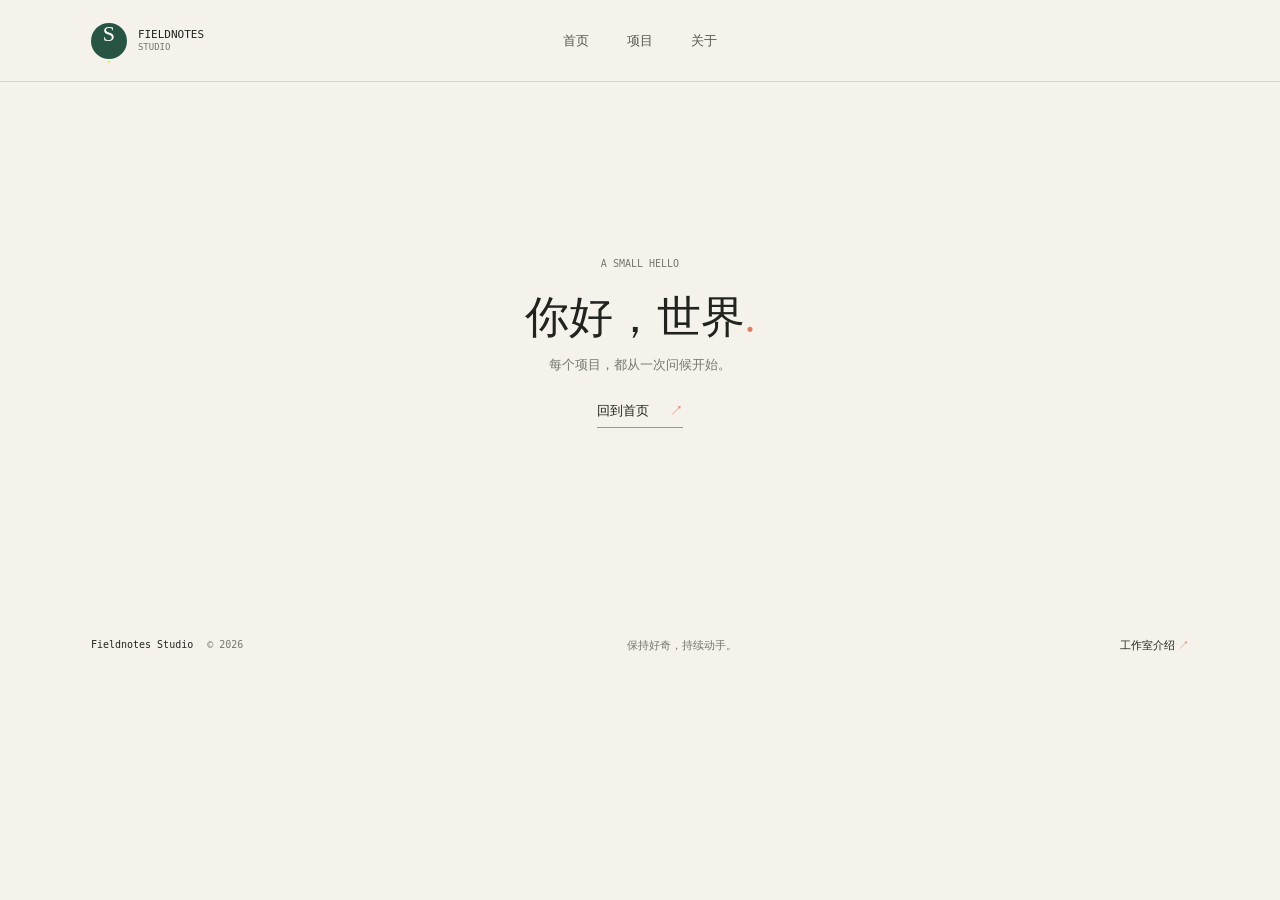
<file: hello/index.html>
<!doctype html>
<html lang="zh-CN">
<head>
  <meta charset="utf-8">
  <meta name="viewport" content="width=device-width, initial-scale=1">
  <meta name="theme-color" content="#f4f2eb">
  <meta name="description" content="记录 Python、Web 与创作过程中的练习和发现。">
  <title>问候 — Fieldnotes Studio</title>
  
  <link rel="stylesheet" href="../static/style.css">
</head>
<body>
  <div class="site-shell">
    <header class="site-header">
      <a class="brand" href="../index.html" aria-label="Fieldnotes Studio 首页">
        <span class="brand-mark">S<span>.</span></span>
        <span class="brand-name">FIELDNOTES <small>STUDIO</small></span>
      </a>
      <nav class="main-nav" aria-label="主导航">
        <a href="../index.html" >首页</a>
        <a href="../projects/index.html" >项目</a>
        <a href="../about.html" >关于</a>
      </nav>
      <div class="header-account">
        
      </div>
    </header>

    <main id="main-content">
      
        
      
      
<section class="profile-page">
  <p class="eyebrow">A SMALL HELLO</p>
  <h1>你好，世界<span class="heading-period">.</span></h1>
  <p>每个项目，都从一次问候开始。</p>
  <a class="line-link" href="../index.html">回到首页 <span aria-hidden="true">↗</span></a>
</section>

    </main>

    <footer class="site-footer">
      <a class="footer-brand" href="../index.html">Fieldnotes Studio <span>© 2026</span></a>
      <p>保持好奇，持续动手。</p>
      <a href="../about.html">工作室介绍 <span aria-hidden="true">↗</span></a>
    </footer>
  </div>
</body>
</html>
</file>
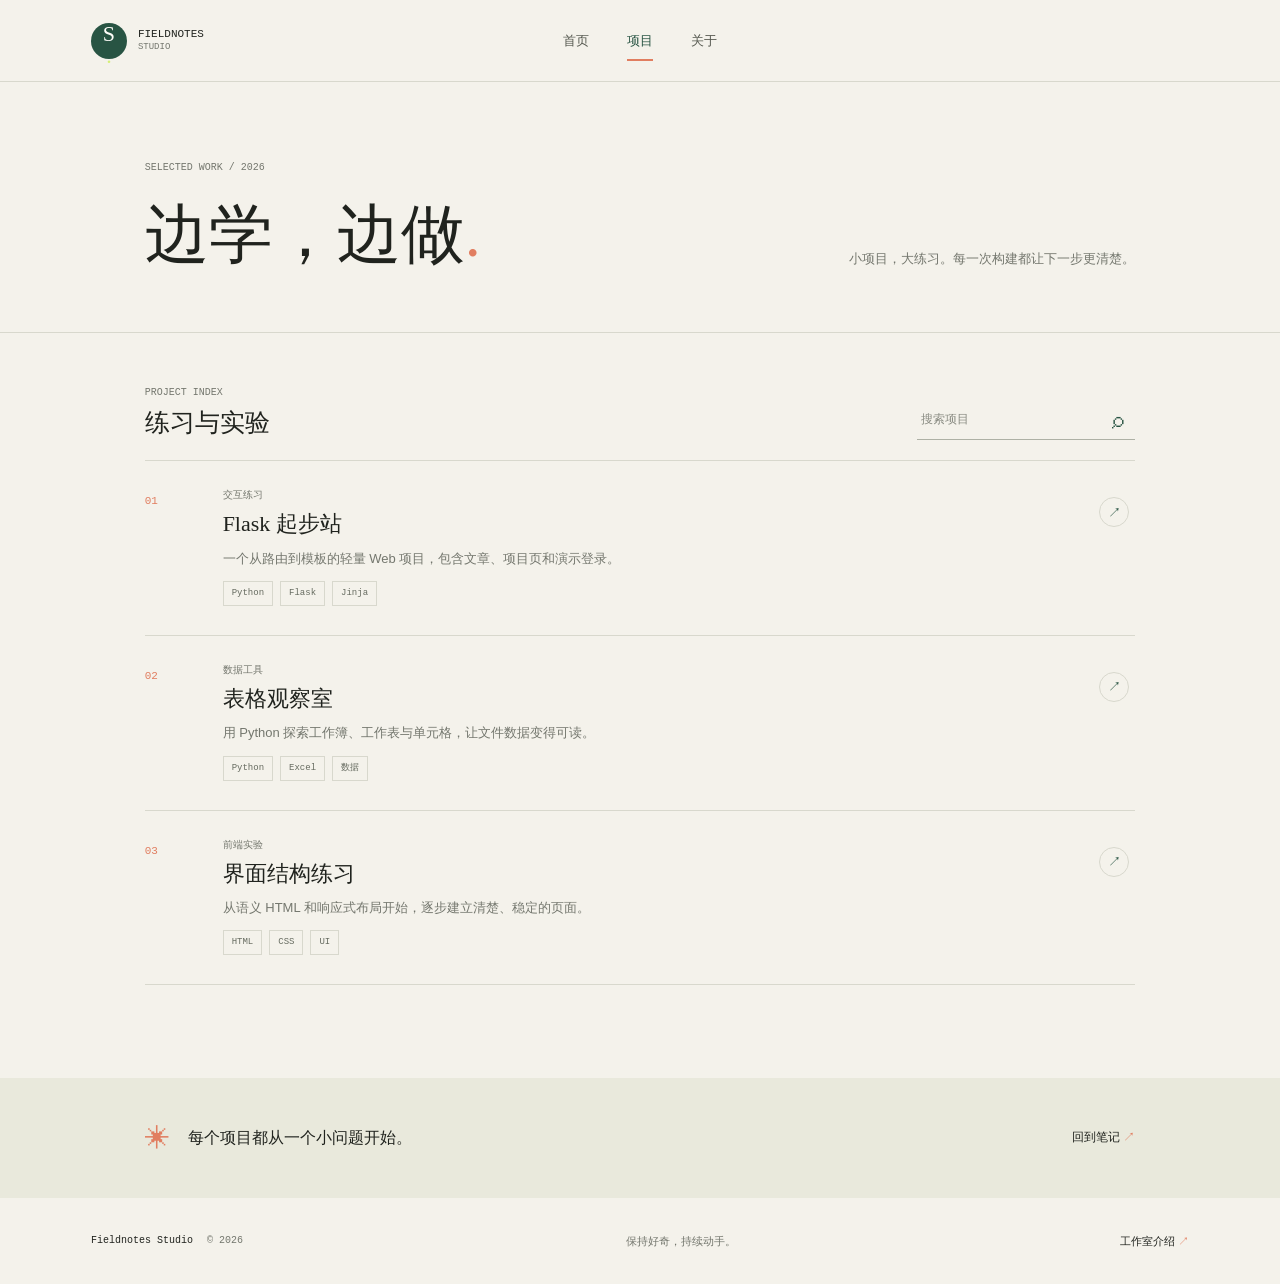
<file: projects/index.html>
<!doctype html>
<html lang="zh-CN">
<head>
  <meta charset="utf-8">
  <meta name="viewport" content="width=device-width, initial-scale=1">
  <meta name="theme-color" content="#f4f2eb">
  <meta name="description" content="记录 Python、Web 与创作过程中的练习和发现。">
  <title>项目 — Fieldnotes Studio</title>
  
  <link rel="stylesheet" href="../static/style.css">
</head>
<body>
  <div class="site-shell">
    <header class="site-header">
      <a class="brand" href="../index.html" aria-label="Fieldnotes Studio 首页">
        <span class="brand-mark">S<span>.</span></span>
        <span class="brand-name">FIELDNOTES <small>STUDIO</small></span>
      </a>
      <nav class="main-nav" aria-label="主导航">
        <a href="../index.html" >首页</a>
        <a href="index.html" aria-current="page">项目</a>
        <a href="../about.html" >关于</a>
      </nav>
      <div class="header-account">
        
      </div>
    </header>

    <main id="main-content">
      
        
      
      
<section class="page-intro">
  <p class="eyebrow">SELECTED WORK / 2026</p>
  <div class="page-title-row"><h1>边学，边做<span class="heading-period">.</span></h1><p>小项目，大练习。每一次构建都让下一步更清楚。</p></div>
</section>
<section class="content-section projects-section">
  <div class="section-heading compact-heading">
    <div><p class="eyebrow">PROJECT INDEX</p><h2>练习与实验</h2></div>
    <form class="search-form" action="index.html" method="get" role="search">
      <label class="visually-hidden" for="project-search">搜索项目</label>
      <input id="project-search" type="search" name="q" value="" placeholder="搜索项目">
      <button type="submit" aria-label="搜索">⌕</button>
    </form>
  </div>
  
    <div class="project-list">
      
        <article class="project-row">
          <span class="project-number">01</span>
          <div class="project-details">
            <p class="eyebrow">交互练习</p>
            <h2><a href="../post/1/index.html">Flask 起步站</a></h2>
            <p>一个从路由到模板的轻量 Web 项目，包含文章、项目页和演示登录。</p>
            <div class="tag-list"><span>Python</span><span>Flask</span><span>Jinja</span></div>
          </div>
          <a class="project-open" href="../post/1/index.html" aria-label="打开Flask 起步站">↗</a>
        </article>
      
        <article class="project-row">
          <span class="project-number">02</span>
          <div class="project-details">
            <p class="eyebrow">数据工具</p>
            <h2><a href="../post/2/index.html">表格观察室</a></h2>
            <p>用 Python 探索工作簿、工作表与单元格，让文件数据变得可读。</p>
            <div class="tag-list"><span>Python</span><span>Excel</span><span>数据</span></div>
          </div>
          <a class="project-open" href="../post/2/index.html" aria-label="打开表格观察室">↗</a>
        </article>
      
        <article class="project-row">
          <span class="project-number">03</span>
          <div class="project-details">
            <p class="eyebrow">前端实验</p>
            <h2><a href="../post/3/index.html">界面结构练习</a></h2>
            <p>从语义 HTML 和响应式布局开始，逐步建立清楚、稳定的页面。</p>
            <div class="tag-list"><span>HTML</span><span>CSS</span><span>UI</span></div>
          </div>
          <a class="project-open" href="../post/3/index.html" aria-label="打开界面结构练习">↗</a>
        </article>
      
    </div>
  
</section>
<section class="note-callout"><span class="callout-mark">✳</span><p>每个项目都从一个小问题开始。</p><a href="../index.html">回到笔记 <span aria-hidden="true">↗</span></a></section>

    </main>

    <footer class="site-footer">
      <a class="footer-brand" href="../index.html">Fieldnotes Studio <span>© 2026</span></a>
      <p>保持好奇，持续动手。</p>
      <a href="../about.html">工作室介绍 <span aria-hidden="true">↗</span></a>
    </footer>
  </div>
</body>
</html>
</file>
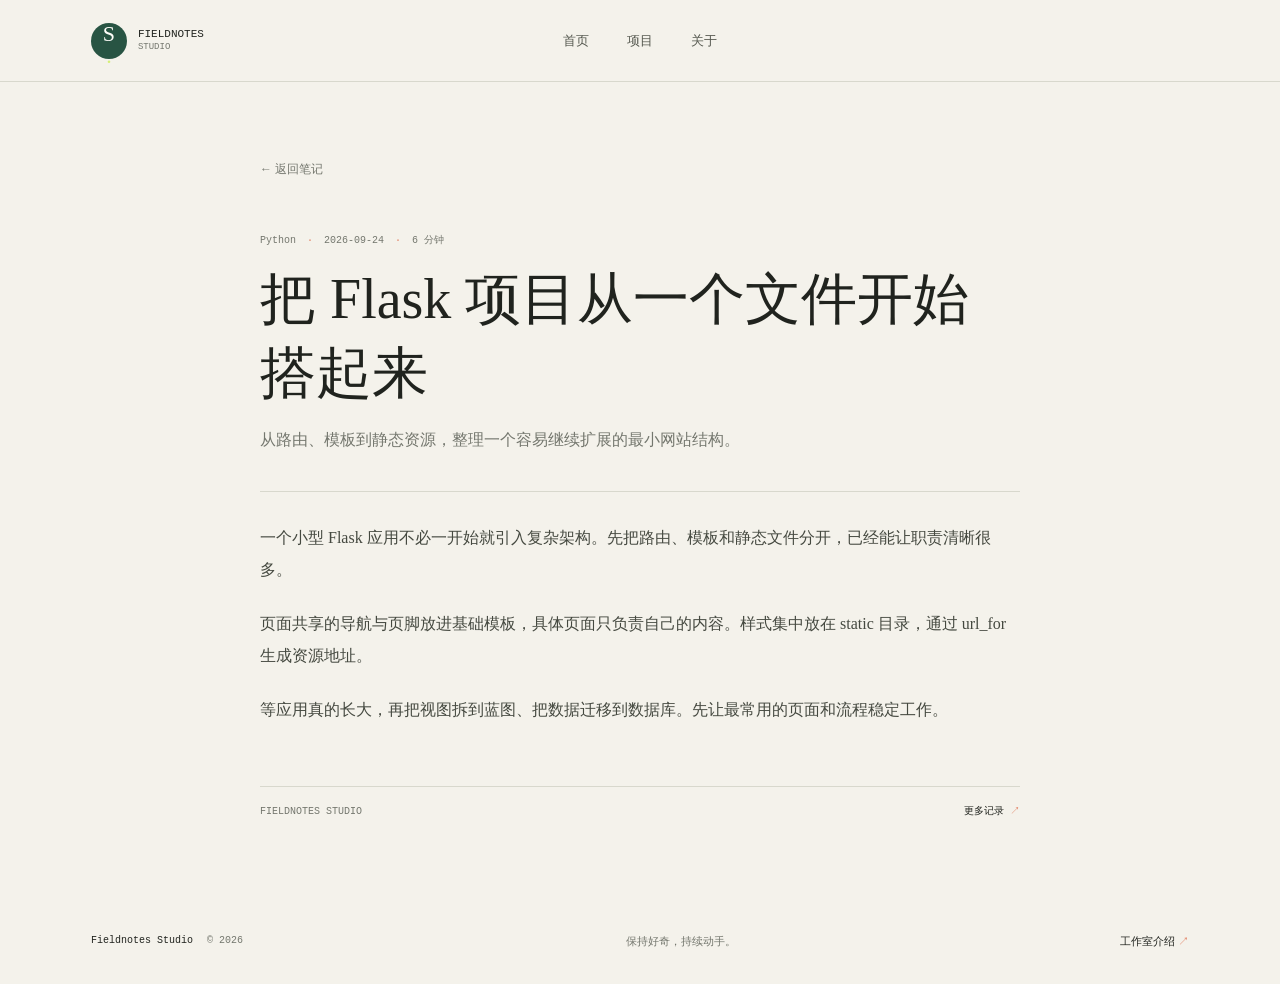
<file: post/1/index.html>
<!doctype html>
<html lang="zh-CN">
<head>
  <meta charset="utf-8">
  <meta name="viewport" content="width=device-width, initial-scale=1">
  <meta name="theme-color" content="#f4f2eb">
  <meta name="description" content="记录 Python、Web 与创作过程中的练习和发现。">
  <title>把 Flask 项目从一个文件开始搭起来 — Fieldnotes Studio</title>
  
  <link rel="stylesheet" href="../../static/style.css">
</head>
<body>
  <div class="site-shell">
    <header class="site-header">
      <a class="brand" href="../../index.html" aria-label="Fieldnotes Studio 首页">
        <span class="brand-mark">S<span>.</span></span>
        <span class="brand-name">FIELDNOTES <small>STUDIO</small></span>
      </a>
      <nav class="main-nav" aria-label="主导航">
        <a href="../../index.html" >首页</a>
        <a href="../../projects/index.html" >项目</a>
        <a href="../../about.html" >关于</a>
      </nav>
      <div class="header-account">
        
      </div>
    </header>

    <main id="main-content">
      
        
      
      
<article class="article-page">
  <a class="back-link" href="../../index.html">← 返回笔记</a>
  <header class="article-header">
    <p class="eyebrow">Python <span>·</span> 2026-09-24 <span>·</span> 6 分钟</p>
    <h1>把 Flask 项目从一个文件开始搭起来</h1>
    <p class="article-deck">从路由、模板到静态资源，整理一个容易继续扩展的最小网站结构。</p>
  </header>
  
  <div class="article-body">
    <p>一个小型 Flask 应用不必一开始就引入复杂架构。先把路由、模板和静态文件分开，已经能让职责清晰很多。</p><p>页面共享的导航与页脚放进基础模板，具体页面只负责自己的内容。样式集中放在 static 目录，通过 url_for 生成资源地址。</p><p>等应用真的长大，再把视图拆到蓝图、把数据迁移到数据库。先让最常用的页面和流程稳定工作。</p>
  </div>
  <footer class="article-footer"><span>FIELDNOTES STUDIO</span><a href="../../index.html">更多记录 <span aria-hidden="true">↗</span></a></footer>
</article>

    </main>

    <footer class="site-footer">
      <a class="footer-brand" href="../../index.html">Fieldnotes Studio <span>© 2026</span></a>
      <p>保持好奇，持续动手。</p>
      <a href="../../about.html">工作室介绍 <span aria-hidden="true">↗</span></a>
    </footer>
  </div>
</body>
</html>
</file>
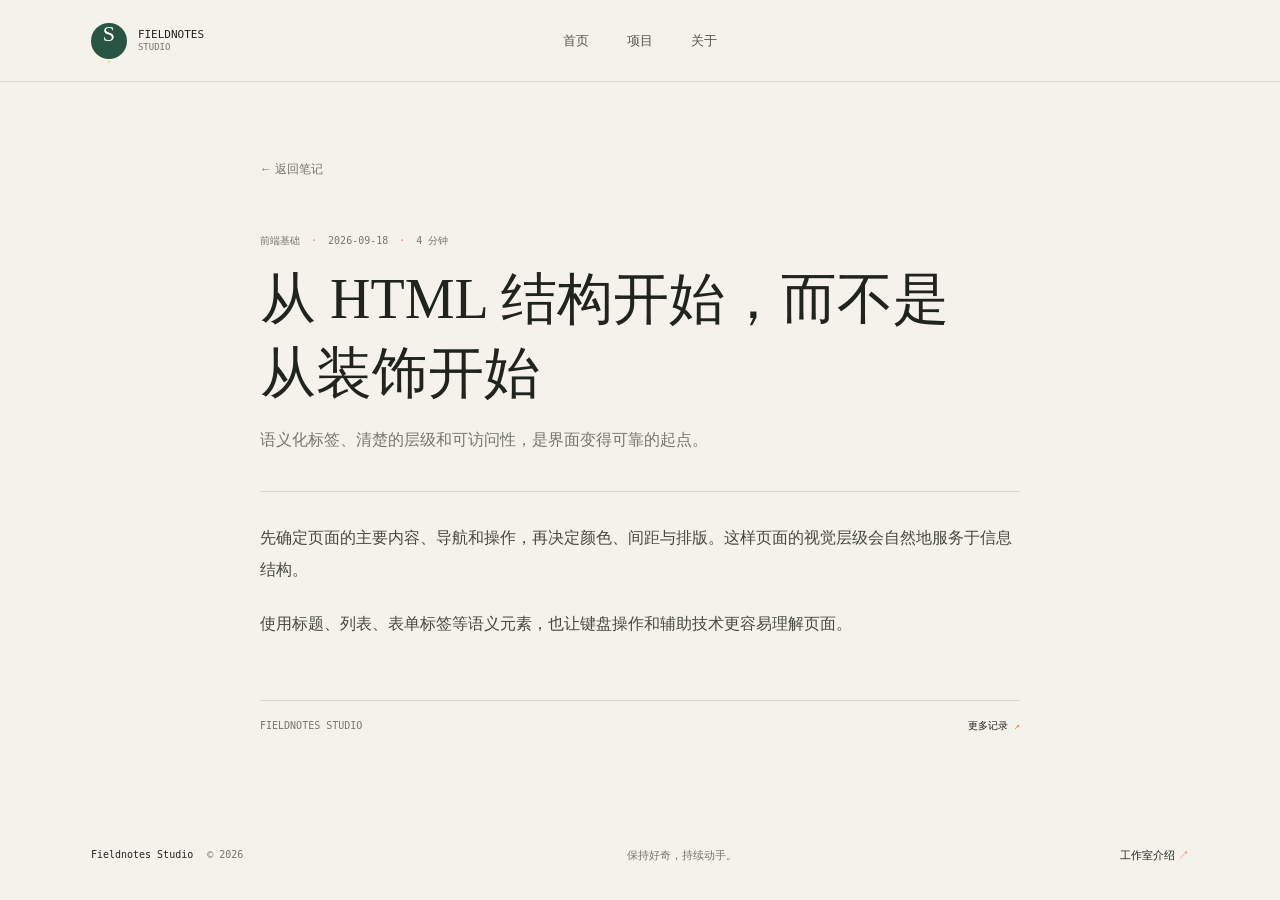
<file: post/2/index.html>
<!doctype html>
<html lang="zh-CN">
<head>
  <meta charset="utf-8">
  <meta name="viewport" content="width=device-width, initial-scale=1">
  <meta name="theme-color" content="#f4f2eb">
  <meta name="description" content="记录 Python、Web 与创作过程中的练习和发现。">
  <title>从 HTML 结构开始，而不是从装饰开始 — Fieldnotes Studio</title>
  
  <link rel="stylesheet" href="../../static/style.css">
</head>
<body>
  <div class="site-shell">
    <header class="site-header">
      <a class="brand" href="../../index.html" aria-label="Fieldnotes Studio 首页">
        <span class="brand-mark">S<span>.</span></span>
        <span class="brand-name">FIELDNOTES <small>STUDIO</small></span>
      </a>
      <nav class="main-nav" aria-label="主导航">
        <a href="../../index.html" >首页</a>
        <a href="../../projects/index.html" >项目</a>
        <a href="../../about.html" >关于</a>
      </nav>
      <div class="header-account">
        
      </div>
    </header>

    <main id="main-content">
      
        
      
      
<article class="article-page">
  <a class="back-link" href="../../index.html">← 返回笔记</a>
  <header class="article-header">
    <p class="eyebrow">前端基础 <span>·</span> 2026-09-18 <span>·</span> 4 分钟</p>
    <h1>从 HTML 结构开始，而不是从装饰开始</h1>
    <p class="article-deck">语义化标签、清楚的层级和可访问性，是界面变得可靠的起点。</p>
  </header>
  
  <div class="article-body">
    <p>先确定页面的主要内容、导航和操作，再决定颜色、间距与排版。这样页面的视觉层级会自然地服务于信息结构。</p><p>使用标题、列表、表单标签等语义元素，也让键盘操作和辅助技术更容易理解页面。</p>
  </div>
  <footer class="article-footer"><span>FIELDNOTES STUDIO</span><a href="../../index.html">更多记录 <span aria-hidden="true">↗</span></a></footer>
</article>

    </main>

    <footer class="site-footer">
      <a class="footer-brand" href="../../index.html">Fieldnotes Studio <span>© 2026</span></a>
      <p>保持好奇，持续动手。</p>
      <a href="../../about.html">工作室介绍 <span aria-hidden="true">↗</span></a>
    </footer>
  </div>
</body>
</html>
</file>
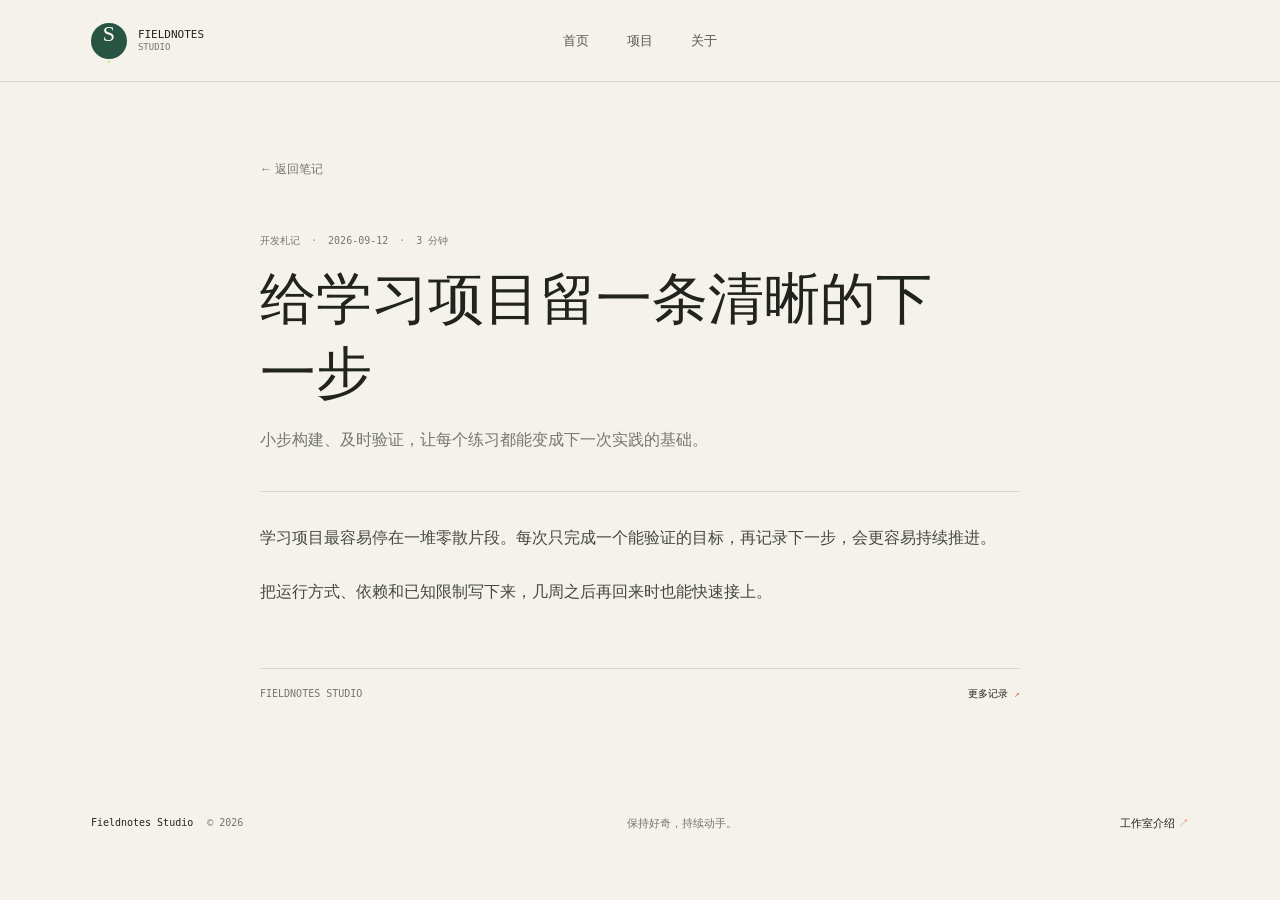
<file: post/3/index.html>
<!doctype html>
<html lang="zh-CN">
<head>
  <meta charset="utf-8">
  <meta name="viewport" content="width=device-width, initial-scale=1">
  <meta name="theme-color" content="#f4f2eb">
  <meta name="description" content="记录 Python、Web 与创作过程中的练习和发现。">
  <title>给学习项目留一条清晰的下一步 — Fieldnotes Studio</title>
  
  <link rel="stylesheet" href="../../static/style.css">
</head>
<body>
  <div class="site-shell">
    <header class="site-header">
      <a class="brand" href="../../index.html" aria-label="Fieldnotes Studio 首页">
        <span class="brand-mark">S<span>.</span></span>
        <span class="brand-name">FIELDNOTES <small>STUDIO</small></span>
      </a>
      <nav class="main-nav" aria-label="主导航">
        <a href="../../index.html" >首页</a>
        <a href="../../projects/index.html" >项目</a>
        <a href="../../about.html" >关于</a>
      </nav>
      <div class="header-account">
        
      </div>
    </header>

    <main id="main-content">
      
        
      
      
<article class="article-page">
  <a class="back-link" href="../../index.html">← 返回笔记</a>
  <header class="article-header">
    <p class="eyebrow">开发札记 <span>·</span> 2026-09-12 <span>·</span> 3 分钟</p>
    <h1>给学习项目留一条清晰的下一步</h1>
    <p class="article-deck">小步构建、及时验证，让每个练习都能变成下一次实践的基础。</p>
  </header>
  
  <div class="article-body">
    <p>学习项目最容易停在一堆零散片段。每次只完成一个能验证的目标，再记录下一步，会更容易持续推进。</p><p>把运行方式、依赖和已知限制写下来，几周之后再回来时也能快速接上。</p>
  </div>
  <footer class="article-footer"><span>FIELDNOTES STUDIO</span><a href="../../index.html">更多记录 <span aria-hidden="true">↗</span></a></footer>
</article>

    </main>

    <footer class="site-footer">
      <a class="footer-brand" href="../../index.html">Fieldnotes Studio <span>© 2026</span></a>
      <p>保持好奇，持续动手。</p>
      <a href="../../about.html">工作室介绍 <span aria-hidden="true">↗</span></a>
    </footer>
  </div>
</body>
</html>
</file>
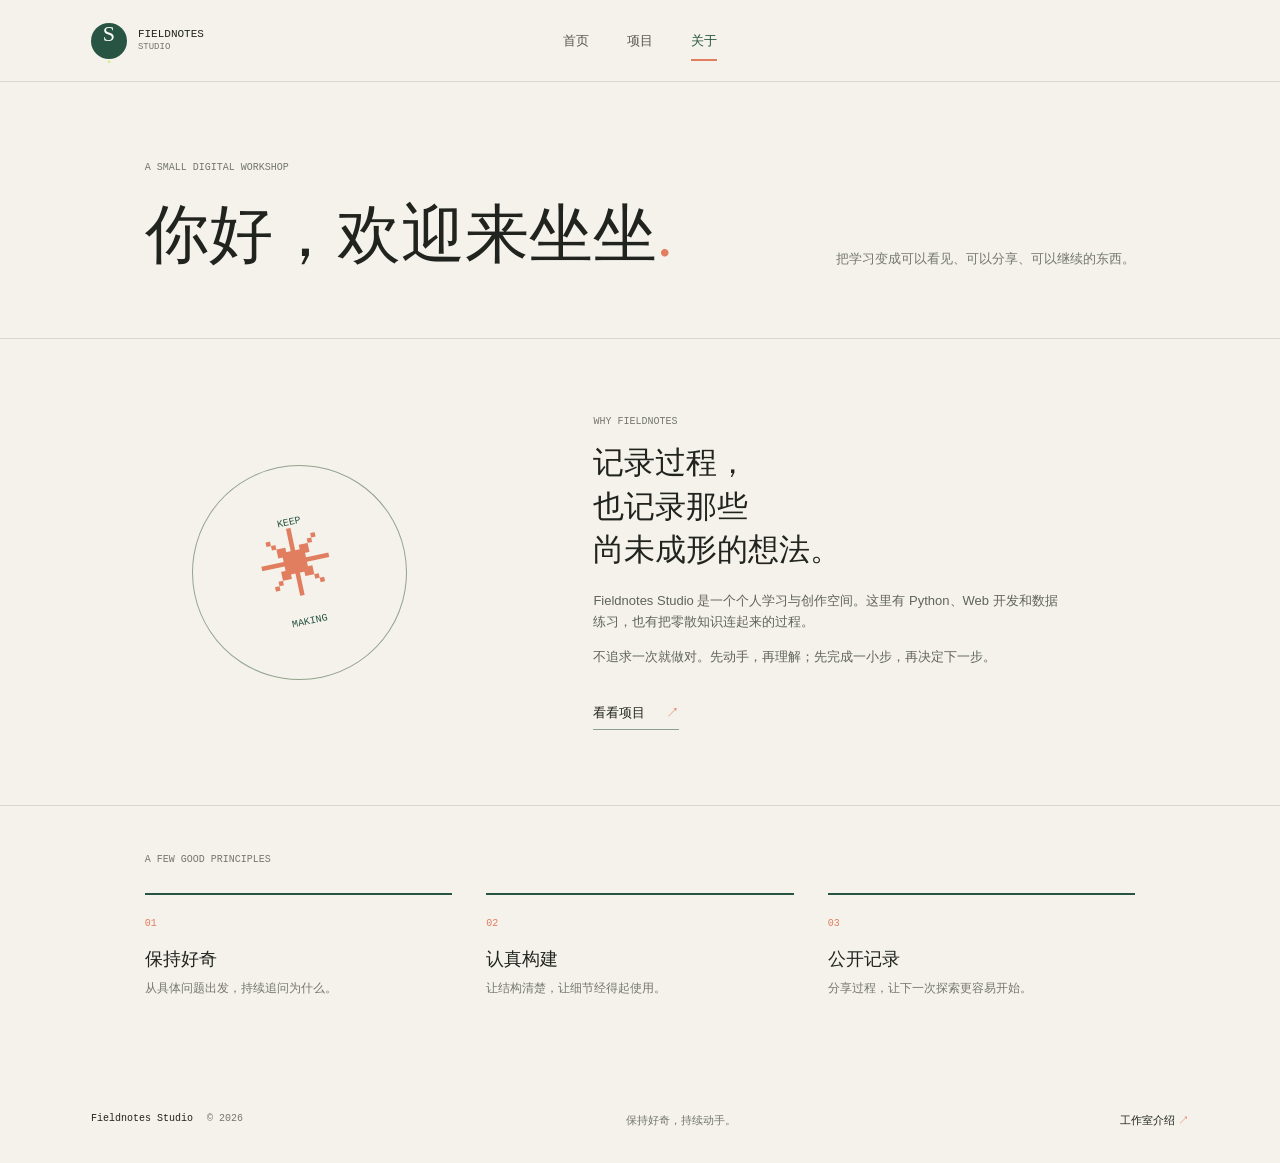
<file: about.html>
<!doctype html>
<html lang="zh-CN">
<head>
  <meta charset="utf-8">
  <meta name="viewport" content="width=device-width, initial-scale=1">
  <meta name="theme-color" content="#f4f2eb">
  <meta name="description" content="记录 Python、Web 与创作过程中的练习和发现。">
  <title>关于 — Fieldnotes Studio</title>
  
  <link rel="stylesheet" href="static/style.css">
</head>
<body>
  <div class="site-shell">
    <header class="site-header">
      <a class="brand" href="index.html" aria-label="Fieldnotes Studio 首页">
        <span class="brand-mark">S<span>.</span></span>
        <span class="brand-name">FIELDNOTES <small>STUDIO</small></span>
      </a>
      <nav class="main-nav" aria-label="主导航">
        <a href="index.html" >首页</a>
        <a href="projects/index.html" >项目</a>
        <a href="about.html" aria-current="page">关于</a>
      </nav>
      <div class="header-account">
        
      </div>
    </header>

    <main id="main-content">
      
        
      
      
<section class="page-intro about-intro">
  <p class="eyebrow">A SMALL DIGITAL WORKSHOP</p>
  <div class="page-title-row"><h1>你好，欢迎来坐坐<span class="heading-period">.</span></h1><p>把学习变成可以看见、可以分享、可以继续的东西。</p></div>
</section>
<section class="about-layout">
  <div class="about-stamp" aria-label="持续学习，持续构建"><span>KEEP</span><strong>✳</strong><span>MAKING</span></div>
  <div class="about-copy">
    <p class="eyebrow">WHY FIELDNOTES</p>
    <h2>记录过程，<br>也记录那些<br>尚未成形的想法。</h2>
    <p>Fieldnotes Studio 是一个个人学习与创作空间。这里有 Python、Web 开发和数据练习，也有把零散知识连起来的过程。</p>
    <p>不追求一次就做对。先动手，再理解；先完成一小步，再决定下一步。</p>
    <a class="line-link" href="projects/index.html">看看项目 <span aria-hidden="true">↗</span></a>
  </div>
</section>
<section class="principles">
  <p class="eyebrow">A FEW GOOD PRINCIPLES</p>
  <div class="principle-grid">
    <article><span>01</span><h3>保持好奇</h3><p>从具体问题出发，持续追问为什么。</p></article>
    <article><span>02</span><h3>认真构建</h3><p>让结构清楚，让细节经得起使用。</p></article>
    <article><span>03</span><h3>公开记录</h3><p>分享过程，让下一次探索更容易开始。</p></article>
  </div>
</section>

    </main>

    <footer class="site-footer">
      <a class="footer-brand" href="index.html">Fieldnotes Studio <span>© 2026</span></a>
      <p>保持好奇，持续动手。</p>
      <a href="about.html">工作室介绍 <span aria-hidden="true">↗</span></a>
    </footer>
  </div>
</body>
</html>
</file>
<file: static/style.css>
:root {
  color-scheme: light;
  --paper: #f4f2eb;
  --surface: #fffefa;
  --ink: #20231e;
  --muted: #74776e;
  --line: #d8d8cd;
  --green: #285443;
  --lime: #d4ef76;
  --coral: #e17e60;
  --serif: "Noto Serif SC", "Songti SC", Georgia, serif;
  --sans: "DM Sans", "Avenir Next", "PingFang SC", sans-serif;
  --mono: "DM Mono", "SFMono-Regular", monospace;
}

* { box-sizing: border-box; }
html { scroll-behavior: smooth; }
body {
  margin: 0;
  background: var(--paper);
  color: var(--ink);
  font-family: var(--sans);
  font-size: 15px;
  line-height: 1.65;
  -webkit-font-smoothing: antialiased;
}
a { color: inherit; text-decoration: none; }
button, input { font: inherit; }
button, a { -webkit-tap-highlight-color: transparent; }
button:focus-visible, a:focus-visible, input:focus-visible {
  outline: 3px solid var(--coral);
  outline-offset: 4px;
}
.site-shell { max-width: 1600px; margin: 0 auto; overflow: hidden; background: var(--paper); }
.site-header {
  min-height: 82px;
  padding: 0 7.1%;
  display: grid;
  grid-template-columns: 1fr auto 1fr;
  align-items: center;
  border-bottom: 1px solid var(--line);
}
.brand { display: inline-flex; align-items: center; gap: 11px; width: fit-content; }
.brand-mark {
  width: 36px;
  height: 36px;
  display: grid;
  place-items: center;
  border-radius: 50%;
  background: var(--green);
  color: var(--surface);
  font-family: var(--serif);
  font-size: 22px;
  line-height: 1;
}
.brand-mark span { color: var(--lime); }
.brand-name { font-family: var(--mono); font-size: 11px; font-weight: 500; letter-spacing: 0; line-height: 1.25; }
.brand-name small { display: block; color: var(--muted); font-size: 9px; }
.main-nav { display: flex; gap: 38px; align-items: center; height: 100%; }
.main-nav a { position: relative; padding: 8px 0; color: #55584f; font-size: 13px; }
.main-nav a:hover, .main-nav a[aria-current="page"] { color: var(--green); }
.main-nav a[aria-current="page"]::after { position: absolute; right: 0; bottom: -2px; left: 0; height: 2px; background: var(--coral); content: ""; }
.header-account { display: flex; align-items: center; justify-content: flex-end; gap: 15px; font-size: 13px; }
.header-account form { margin: 0; }
.account-name { color: var(--green); }
.login-link { display: inline-flex; align-items: center; gap: 11px; padding: 9px 0 9px 15px; border-left: 1px solid var(--line); }
.login-link span, .line-link span, .site-footer a span { color: var(--coral); }
.text-button { padding: 5px 0; border: 0; background: none; color: var(--muted); cursor: pointer; }
.text-button:hover { color: var(--coral); }
.flash-stack { position: relative; z-index: 2; width: min(1100px, 86%); margin: 18px auto -8px; }
.flash { margin: 0; padding: 10px 14px; border-left: 3px solid var(--green); background: #e7eddf; font-size: 13px; }
.flash-error { border-color: var(--coral); background: #f8e8e1; }
.hero { position: relative; min-height: 510px; display: flex; align-items: center; overflow: hidden; background: #3e5145; color: white; }
.hero-image { position: absolute; inset: 0; width: 100%; height: 100%; object-fit: cover; object-position: center 52%; }
.hero-shade { position: absolute; inset: 0; background: linear-gradient(90deg, rgb(22 35 29 / 83%) 0%, rgb(22 35 29 / 65%) 39%, rgb(22 35 29 / 8%) 100%); }
.hero-copy { position: relative; z-index: 1; width: min(680px, 68%); margin: 0 0 0 11.3%; padding: 82px 0 96px; animation: rise-in 650ms ease both; }
.eyebrow { margin: 0 0 15px; color: var(--muted); font-family: var(--mono); font-size: 10px; font-weight: 500; letter-spacing: 0; line-height: 1.5; }
.light-eyebrow { color: rgb(255 255 255 / 78%); }
.status-dot { display: inline-block; width: 7px; height: 7px; margin: 0 8px 1px 0; border-radius: 50%; background: var(--lime); box-shadow: 0 0 0 4px rgb(212 239 118 / 16%); }
.hero h1, .page-title-row h1, .article-header h1, .login-form-wrap h1, .not-found h1, .profile-page h1 {
  margin: 0;
  font-family: var(--serif);
  font-size: clamp(42px, 5.5vw, 76px);
  font-weight: 500;
  line-height: 1.32;
}
.hero-description { max-width: 380px; margin: 18px 0 28px; color: rgb(255 255 255 / 81%); font-size: 14px; }
.hero-cta { display: inline-flex; align-items: center; gap: 28px; padding: 12px 17px; background: var(--lime); color: var(--ink); font-size: 13px; font-weight: 600; transition: gap 180ms ease, background 180ms ease; }
.hero-cta:hover { gap: 36px; background: #e1f59b; }
.hero-caption { position: absolute; right: 7.1%; bottom: 25px; margin: 0; color: rgb(255 255 255 / 72%); font-family: var(--mono); font-size: 9px; }
.hero-caption span { padding: 0 7px; color: var(--lime); }
.intro-strip { min-height: 94px; padding: 0 11.3%; display: flex; align-items: center; justify-content: space-between; gap: 20px; border-bottom: 1px solid var(--line); }
.intro-strip p { margin: 0; font-family: var(--serif); font-size: 16px; }
.intro-strip div { display: flex; align-items: center; gap: 13px; color: var(--muted); font-family: var(--mono); font-size: 9px; }
.intro-strip i { width: 4px; height: 4px; border-radius: 50%; background: var(--coral); }
.content-section { padding: 83px 11.3% 93px; }
.section-heading { display: flex; align-items: end; justify-content: space-between; gap: 25px; margin-bottom: 30px; }
.section-heading .eyebrow { margin-bottom: 5px; }
.section-heading h2, .project-band h2, .about-copy h2 { margin: 0; font-family: var(--serif); font-size: 32px; font-weight: 500; line-height: 1.4; }
.heading-period { color: var(--coral); }
.search-form { width: 218px; min-height: 40px; display: flex; border-bottom: 1px solid #aeb1a5; }
.search-form input { width: 100%; min-width: 0; padding: 7px 4px; border: 0; outline: none; background: transparent; color: var(--ink); font-size: 12px; }
.search-form input::placeholder { color: #898b82; }
.search-form input:focus-visible { outline: none; }
.search-form:focus-within { border-color: var(--green); box-shadow: 0 1px 0 var(--green); }
.search-form button { width: 38px; border: 0; background: transparent; color: var(--green); font-size: 23px; cursor: pointer; }
.journal-list { border-top: 1px solid var(--line); }
.journal-entry { display: grid; grid-template-columns: 56px 1fr 32px; gap: 20px; align-items: start; padding: 25px 0 27px; border-bottom: 1px solid var(--line); }
.entry-index, .project-number { margin: 4px 0 0; color: var(--coral); font-family: var(--mono); font-size: 11px; }
.entry-meta { margin: 0 0 7px; color: var(--muted); font-family: var(--mono); font-size: 10px; }
.entry-meta span { padding: 0 5px; color: var(--coral); }
.entry-main h3 { margin: 0; font-family: var(--serif); font-size: 20px; font-weight: 500; line-height: 1.55; }
.entry-main h3 span { padding-left: 4px; color: var(--coral); font-family: var(--sans); font-size: 15px; opacity: 0; transition: opacity 160ms ease; }
.entry-main h3 a:hover span { opacity: 1; }
.entry-excerpt { margin: 5px 0 0; color: var(--muted); font-size: 13px; }
.entry-arrow, .project-open { display: grid; width: 30px; height: 30px; place-items: center; border: 1px solid var(--line); border-radius: 50%; color: var(--green); font-size: 13px; transition: color 160ms ease, background 160ms ease, border-color 160ms ease; }
.entry-arrow { margin-top: 12px; }
.entry-arrow:hover, .project-open:hover { border-color: var(--green); background: var(--green); color: white; }
.empty-state { padding: 45px 0; border-top: 1px solid var(--line); border-bottom: 1px solid var(--line); color: var(--muted); }
.empty-state a { color: var(--green); font-size: 13px; }
.empty-state a span { color: var(--coral); }
.project-band { min-height: 340px; padding: 56px 11.3%; display: grid; grid-template-columns: 1fr 0.9fr; align-items: center; overflow: hidden; background: var(--green); color: white; }
.project-band .eyebrow { color: #c3d2c7; }
.project-band h2 { font-size: 36px; }
.line-link { display: inline-flex; align-items: center; gap: 21px; margin-top: 22px; padding-bottom: 6px; border-bottom: 1px solid #8e9e92; font-size: 13px; transition: gap 180ms ease; }
.line-link:hover { gap: 29px; }
.project-band .line-link { border-color: rgb(255 255 255 / 42%); }
.project-band-art { position: relative; width: 290px; height: 250px; justify-self: center; }
.orbit { position: absolute; display: block; border: 1px solid rgb(226 239 204 / 45%); border-radius: 50%; transform: rotate(-31deg); }
.orbit-one { inset: 23px 23px 28px 9px; }
.orbit-two { inset: 2px 44px 5px -12px; transform: rotate(36deg); }
.art-cross { position: absolute; top: 57px; left: 112px; color: var(--lime); font-size: 91px; line-height: 1; animation: slow-turn 18s linear infinite; }
.art-index { position: absolute; right: 5px; bottom: 34px; color: #d8e2d8; font-family: var(--mono); font-size: 9px; line-height: 1.8; }
.site-footer { min-height: 86px; padding: 18px 7.1%; display: flex; align-items: center; justify-content: space-between; gap: 18px; color: var(--muted); font-size: 11px; }
.site-footer p { margin: 0; }
.footer-brand { color: var(--ink); font-family: var(--mono); font-size: 10px; }
.footer-brand span { padding-left: 8px; color: var(--muted) !important; }
.site-footer a:last-child { color: var(--ink); }
.page-intro { padding: 78px 11.3% 55px; border-bottom: 1px solid var(--line); }
.page-intro > .eyebrow { margin-bottom: 18px; }
.page-title-row { display: flex; align-items: end; justify-content: space-between; gap: 38px; }
.page-title-row h1 { font-size: clamp(38px, 5vw, 64px); }
.page-title-row > p { max-width: 300px; margin: 0 0 8px; color: var(--muted); font-size: 13px; }
.projects-section { padding-top: 52px; }
.compact-heading { margin-bottom: 20px; }
.compact-heading h2 { font-size: 25px; }
.project-list { border-top: 1px solid var(--line); }
.project-row { display: grid; grid-template-columns: 58px 1fr 36px; gap: 20px; align-items: start; padding: 27px 0 29px; border-bottom: 1px solid var(--line); }
.project-details .eyebrow { margin-bottom: 3px; }
.project-details h2 { margin: 0; font-family: var(--serif); font-size: 22px; font-weight: 500; }
.project-details > p:not(.eyebrow) { max-width: 600px; margin: 5px 0 12px; color: var(--muted); font-size: 13px; }
.project-open { margin-top: 9px; }
.tag-list { display: flex; flex-wrap: wrap; gap: 7px; }
.tag-list span { padding: 4px 8px; border: 1px solid var(--line); color: #666b60; font-family: var(--mono); font-size: 9px; }
.note-callout { min-height: 120px; padding: 25px 11.3%; display: flex; align-items: center; gap: 18px; background: #e9e9dc; }
.callout-mark { color: var(--coral); font-size: 25px; }
.note-callout p { margin: 0; font-family: var(--serif); font-size: 16px; }
.note-callout a { margin-left: auto; font-size: 12px; }
.note-callout a span { color: var(--coral); }
.about-intro { padding-bottom: 61px; }
.about-layout { padding: 75px 15%; display: grid; grid-template-columns: 0.8fr 1.2fr; align-items: center; gap: 8%; }
.about-stamp { width: 215px; height: 215px; display: flex; flex-direction: column; align-items: center; justify-content: center; gap: 2px; border: 1px solid #94a38e; border-radius: 50%; color: var(--green); font-family: var(--mono); font-size: 10px; transform: rotate(-12deg); }
.about-stamp strong { color: var(--coral); font-size: 73px; font-weight: 400; line-height: 1.1; }
.about-copy .eyebrow { margin-bottom: 12px; }
.about-copy h2 { margin-bottom: 18px; font-size: 31px; }
.about-copy > p:not(.eyebrow) { max-width: 470px; color: #60645a; font-size: 13px; }
.principles { padding: 46px 11.3% 78px; border-top: 1px solid var(--line); }
.principle-grid { display: grid; grid-template-columns: repeat(3, 1fr); gap: 34px; margin-top: 26px; }
.principle-grid article { padding-top: 14px; border-top: 2px solid var(--green); }
.principle-grid article > span { color: var(--coral); font-family: var(--mono); font-size: 10px; }
.principle-grid h3 { margin: 11px 0 4px; font-family: var(--serif); font-size: 18px; font-weight: 500; }
.principle-grid p { margin: 0; color: var(--muted); font-size: 12px; }
.login-page { min-height: 610px; display: grid; grid-template-columns: 0.9fr 1.1fr; }
.login-side-art { position: relative; min-height: 520px; padding: 45px 12%; overflow: hidden; background: var(--green); color: white; }
.login-side-art .eyebrow { position: relative; z-index: 1; }
.login-art-mark { position: absolute; top: 54px; left: 15%; color: var(--lime); font-size: 310px; line-height: 1; opacity: 0.95; animation: slow-turn 30s linear infinite; }
.login-art-caption { position: absolute; right: 12%; bottom: 35px; margin: 0; color: rgb(255 255 255 / 75%); font-family: var(--mono); font-size: 11px; line-height: 1.8; }
.login-form-wrap { align-self: center; width: min(400px, 76%); margin: 0 auto; padding: 65px 0; }
.login-form-wrap h1 { font-size: 42px; }
.login-intro { margin: 8px 0 30px; color: var(--muted); font-size: 13px; }
.login-form { display: grid; gap: 9px; }
.login-form label { font-size: 12px; font-weight: 600; }
.login-form input { width: 100%; height: 47px; padding: 0 12px; border: 1px solid #c8c9be; border-radius: 0; background: var(--surface); color: var(--ink); }
.solid-button { min-height: 45px; display: inline-flex; align-items: center; justify-content: space-between; gap: 30px; width: fit-content; margin-top: 10px; padding: 0 16px; border: 0; background: var(--green); color: white; font-size: 12px; cursor: pointer; transition: background 160ms ease; }
.solid-button:hover { background: #1d4032; }
.back-link { display: inline-block; margin-top: 23px; color: var(--muted); font-size: 12px; }
.back-link:hover { color: var(--green); }
.article-page { width: min(760px, 78%); margin: 0 auto; padding: 55px 0 78px; }
.article-header { padding: 52px 0 38px; border-bottom: 1px solid var(--line); }
.article-header .eyebrow span { padding: 0 5px; color: var(--coral); }
.article-header h1 { max-width: 720px; font-size: clamp(36px, 5vw, 56px); }
.article-deck { max-width: 590px; margin: 16px 0 0; color: var(--muted); font-size: 16px; }
.article-body { padding: 30px 0 38px; }
.article-body p { margin: 0 0 22px; color: #454940; font-family: var(--serif); font-size: 16px; line-height: 2; }
.article-footer { padding-top: 17px; display: flex; justify-content: space-between; border-top: 1px solid var(--line); font-family: var(--mono); font-size: 10px; }
.article-footer > span { color: var(--muted); }
.article-footer a span { color: var(--coral); }
.article-actions, .post-form-actions { display: flex; align-items: center; gap: 20px; margin: 20px 0; }
.article-actions form { margin: 0; }
.post-form { display: grid; gap: 9px; }
.post-form label { margin-top: 8px; font-size: 12px; font-weight: 600; }
.post-form input, .post-form textarea { width: 100%; padding: 11px 12px; border: 1px solid #c8c9be; border-radius: 0; background: var(--surface); color: var(--ink); font: inherit; }
.post-form textarea { resize: vertical; line-height: 1.7; }
.post-form-row { display: grid; grid-template-columns: 1fr 1fr; gap: 18px; }
.post-form-row > div { display: grid; gap: 9px; }
.post-form-actions { margin-top: 20px; }
.profile-page { min-height: 520px; padding: 75px 12%; display: flex; flex-direction: column; align-items: center; justify-content: center; text-align: center; }
.profile-page .eyebrow { margin-bottom: 18px; }
.profile-avatar { width: 76px; height: 76px; display: grid; place-items: center; margin-bottom: 14px; border-radius: 50%; background: var(--green); color: var(--lime); font-family: var(--serif); font-size: 34px; }
.profile-page h1 { font-size: 44px; }
.profile-page > p:not(.eyebrow) { margin: 7px 0 2px; color: var(--muted); font-size: 13px; }
.not-found { min-height: 520px; padding: 60px 12%; display: flex; flex-direction: column; align-items: center; justify-content: center; text-align: center; }
.not-found-code { margin: -12px 0 -6px; color: var(--green); font-family: var(--mono); font-size: clamp(100px, 19vw, 210px); font-weight: 500; line-height: 1.1; }
.not-found-code span { color: var(--coral); }
.not-found h1 { font-size: 27px; }
.not-found .solid-button { margin-top: 22px; }
.visually-hidden { position: absolute; width: 1px; height: 1px; padding: 0; margin: -1px; overflow: hidden; clip: rect(0, 0, 0, 0); white-space: nowrap; border: 0; }
@keyframes rise-in { from { opacity: 0; transform: translateY(14px); } to { opacity: 1; transform: translateY(0); } }
@keyframes slow-turn { to { transform: rotate(348deg); } }
@media (min-width: 1600px) { .hero { min-height: 570px; } }
@media (max-width: 760px) {
  .site-header { min-height: 70px; padding: 0 6%; grid-template-columns: 1fr auto; }
  .main-nav { grid-column: 1 / -1; grid-row: 2; justify-content: flex-start; gap: 25px; min-height: 39px; border-top: 1px solid var(--line); }
  .main-nav a { font-size: 12px; }
  .header-account { grid-column: 2; grid-row: 1; }
  .hero { min-height: 475px; align-items: end; }
  .hero-image { object-position: 58% center; }
  .hero-shade { background: linear-gradient(0deg, rgb(22 35 29 / 88%) 0%, rgb(22 35 29 / 57%) 62%, rgb(22 35 29 / 18%) 100%); }
  .hero-copy { width: 86%; margin: 0 7%; padding: 80px 0 74px; }
  .hero h1 { font-size: 49px; }
  .hero-caption { right: 7%; bottom: 17px; font-size: 8px; }
  .intro-strip { min-height: 82px; padding: 0 7%; }
  .intro-strip p { max-width: 155px; font-size: 14px; }
  .intro-strip div { gap: 7px; font-size: 8px; }
  .content-section { padding: 58px 7% 65px; }
  .section-heading { align-items: start; flex-direction: column; margin-bottom: 22px; }
  .section-heading h2 { font-size: 28px; }
  .search-form { width: 100%; }
  .journal-entry { grid-template-columns: 32px 1fr 28px; gap: 10px; padding: 20px 0; }
  .entry-main h3 { font-size: 17px; }
  .entry-excerpt { font-size: 12px; }
  .entry-arrow { width: 27px; height: 27px; }
  .project-band { min-height: 340px; padding: 48px 7%; grid-template-columns: 1fr 0.55fr; }
  .project-band h2 { font-size: 29px; }
  .project-band-art { width: 180px; height: 190px; transform: scale(0.8); transform-origin: center; }
  .art-cross { left: 66px; font-size: 80px; }
  .site-footer { padding: 20px 7%; flex-wrap: wrap; }
  .site-footer p { order: 3; width: 100%; }
  .page-intro { padding: 57px 7% 38px; }
  .page-title-row { align-items: start; flex-direction: column; gap: 9px; }
  .page-title-row > p { max-width: 380px; }
  .projects-section { padding-top: 40px; }
  .project-row { grid-template-columns: 35px 1fr 30px; gap: 11px; }
  .project-details h2 { font-size: 19px; }
  .note-callout { padding: 22px 7%; gap: 10px; }
  .note-callout p { font-size: 13px; }
  .about-layout { padding: 56px 9%; grid-template-columns: 1fr; gap: 40px; }
  .about-stamp { width: 155px; height: 155px; justify-self: center; }
  .about-stamp strong { font-size: 54px; }
  .about-copy h2 { font-size: 28px; }
  .principles { padding: 40px 9% 58px; }
  .principle-grid { grid-template-columns: 1fr; gap: 22px; }
  .principle-grid article { display: grid; grid-template-columns: 35px 1fr; column-gap: 10px; }
  .principle-grid article > span { grid-row: span 2; padding-top: 3px; }
  .principle-grid h3 { margin: 0 0 2px; }
  .login-page { grid-template-columns: 1fr; }
  .login-side-art { min-height: 205px; padding: 25px 8%; }
  .login-art-mark { top: -60px; left: auto; right: 10%; font-size: 230px; }
  .login-art-caption { right: 8%; bottom: 17px; font-size: 9px; }
  .login-form-wrap { width: 84%; padding: 46px 0 56px; }
  .article-page { width: 86%; padding-top: 36px; }
  .article-header { padding: 35px 0 27px; }
  .article-header h1 { font-size: 37px; }
  .article-deck { font-size: 14px; }
  .article-body p { font-size: 15px; }
}
@media (max-width: 390px) {
  .brand-name { font-size: 9px; }
  .brand-mark { width: 32px; height: 32px; }
  .hero h1 { font-size: 43px; }
  .intro-strip div { gap: 5px; font-size: 7px; }
  .project-band { grid-template-columns: 1fr 0.36fr; }
  .project-band-art { margin-right: -48px; transform: scale(0.67); }
}
@media (prefers-reduced-motion: reduce) {
  *, *::before, *::after { scroll-behavior: auto !important; animation-duration: 0.01ms !important; animation-iteration-count: 1 !important; transition-duration: 0.01ms !important; }
}
</file>
